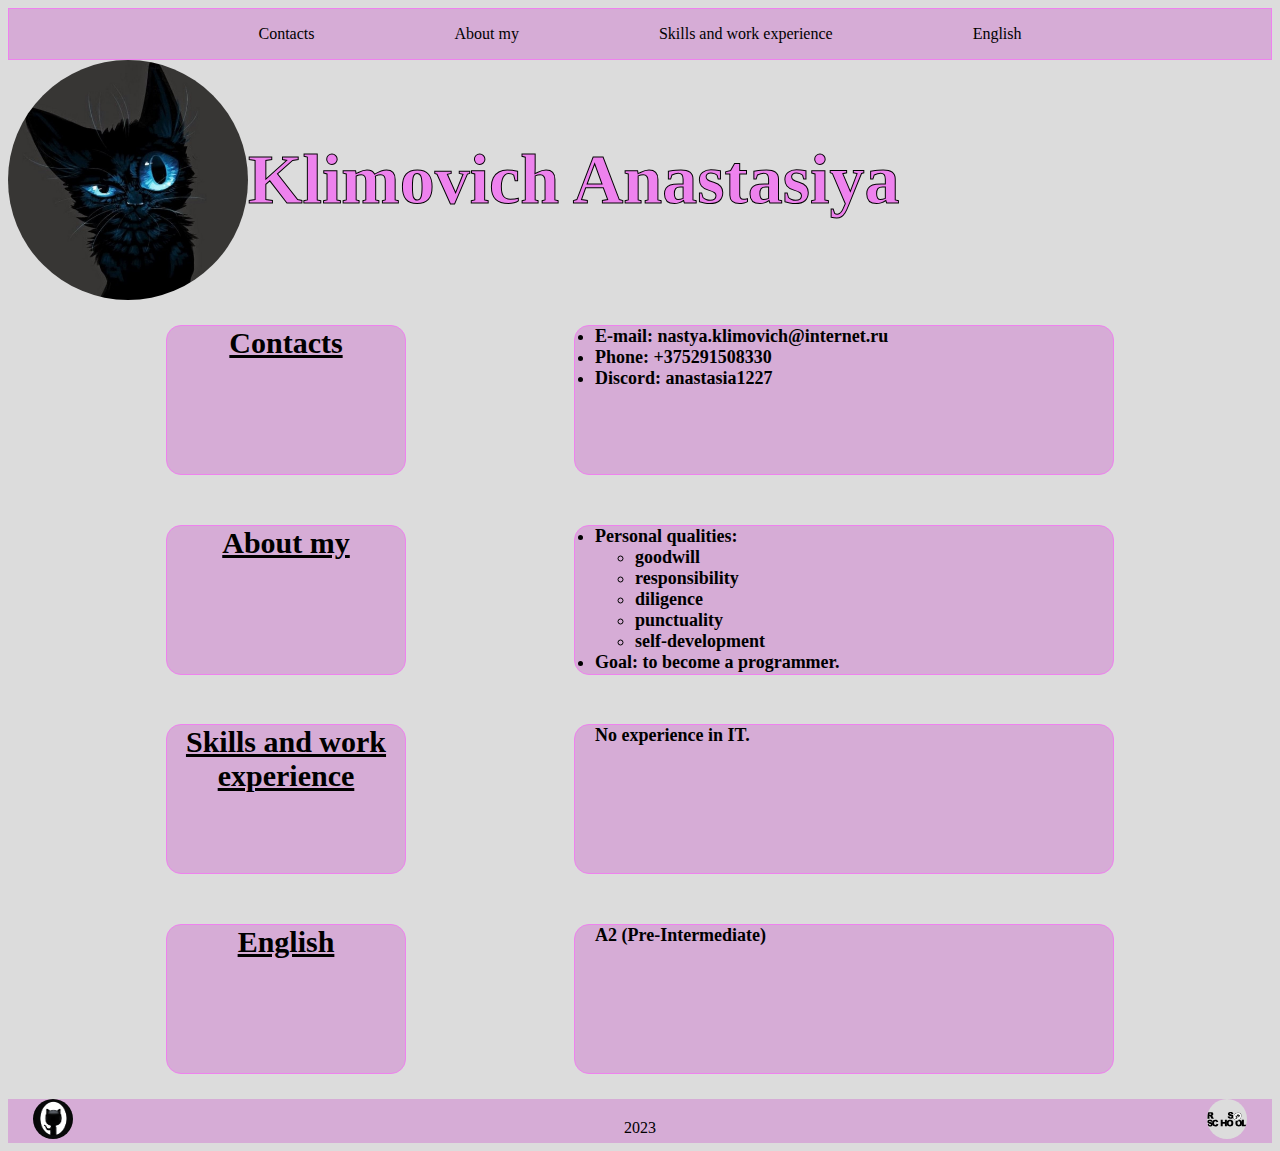
<file: index.html>
<!DOCTYPE html>
<html lang="en">

<head>
    <meta charset="UTF-8">
    <meta name="viewport" content="width=device-width, initial-scale=1.0">
    <link rel="stylesheet" href="style.css">
    <title>CV</title>
</head>

<body>
    <header>
        <div class="container">
            <nav class="nav">
                <ul class="nav-list">
                    <li class="nav-item"><a href="#contacts" class="nav-link">Contacts</a></li>
                    <li class="nav-item"><a href="#About my" class="nav-link">About my</a></li>
                    <li class="nav-item"><a href="#Skills and work experience" class="nav-link">Skills and work
                            experience</a></li>
                    <li class="nav-item"><a href="#English" class="nav-link">English</a></li>
                </ul>
            </nav>
        </div>
    </header>


    <main class="main-container">
        <div class="container">
            <section class="profile" id="profile">
                <img class="icon" src="assets/img/ava-vk-cats-76.jpg" alt="Icon">
                <h1 class="section-title-big">Klimovich Anastasiya</h1>
            </section>
            <section class="section" id="contacts">
                <h2 class="section-title">Contacts</h2>
                <ul class="section-title2">
                    <li class="section-title3">E-mail: nastya.klimovich@internet.ru</li>
                    <li class="section-title3">Phone: +375291508330</li>
                    <li class="section-title3">Discord: anastasia1227</li>
                </ul>
            </section>
            <section class="section" id="About my">
                <h2 class="section-title">About my</h2>
                <ul class="section-title2">
                    <li class="section-title3">Personal qualities:
                        <ul>
                            <li>goodwill</li>
                            <li>responsibility</li>
                            <li>diligence</li>
                            <li>punctuality</li>
                            <li>self-development</li>
                        </ul>
                    <li class="section-title3">Goal: to become a programmer.</li>
                </ul>
            </section>
            <section class="section" id="Skills and work experience">
                <h2 class="section-title">Skills and work experience</h2>
                <p class="section-title2">No experience in IT.</p>
            </section>
            <section class="section" id="English">
                <h2 class="section-title">English</h2>
                <p class="section-title2">A2 (Pre-Intermediate)</p>
            </section>
        </div>
    </main>

    <footer>
        <div class="container">
            <nav class="nav">
                <ul class="nav-list1">
                    <li><a href="https://github.com/anastasia1227" class="nav-link1" title="Github"><img class="nav-item1" src="assets\img\MTA5.png" alt="github.com"></a></li>
                    <li class="creation">2023</li>
                    <li><a href="https://rs.school" class="nav-link1" title="RS School"><img class="nav-item1" src="assets\img/rs_school_js.svg" alt="rs.school"></a></li>
                </ul>
            </nav>
        </div>
    </footer>
</body>

</html>
</file>
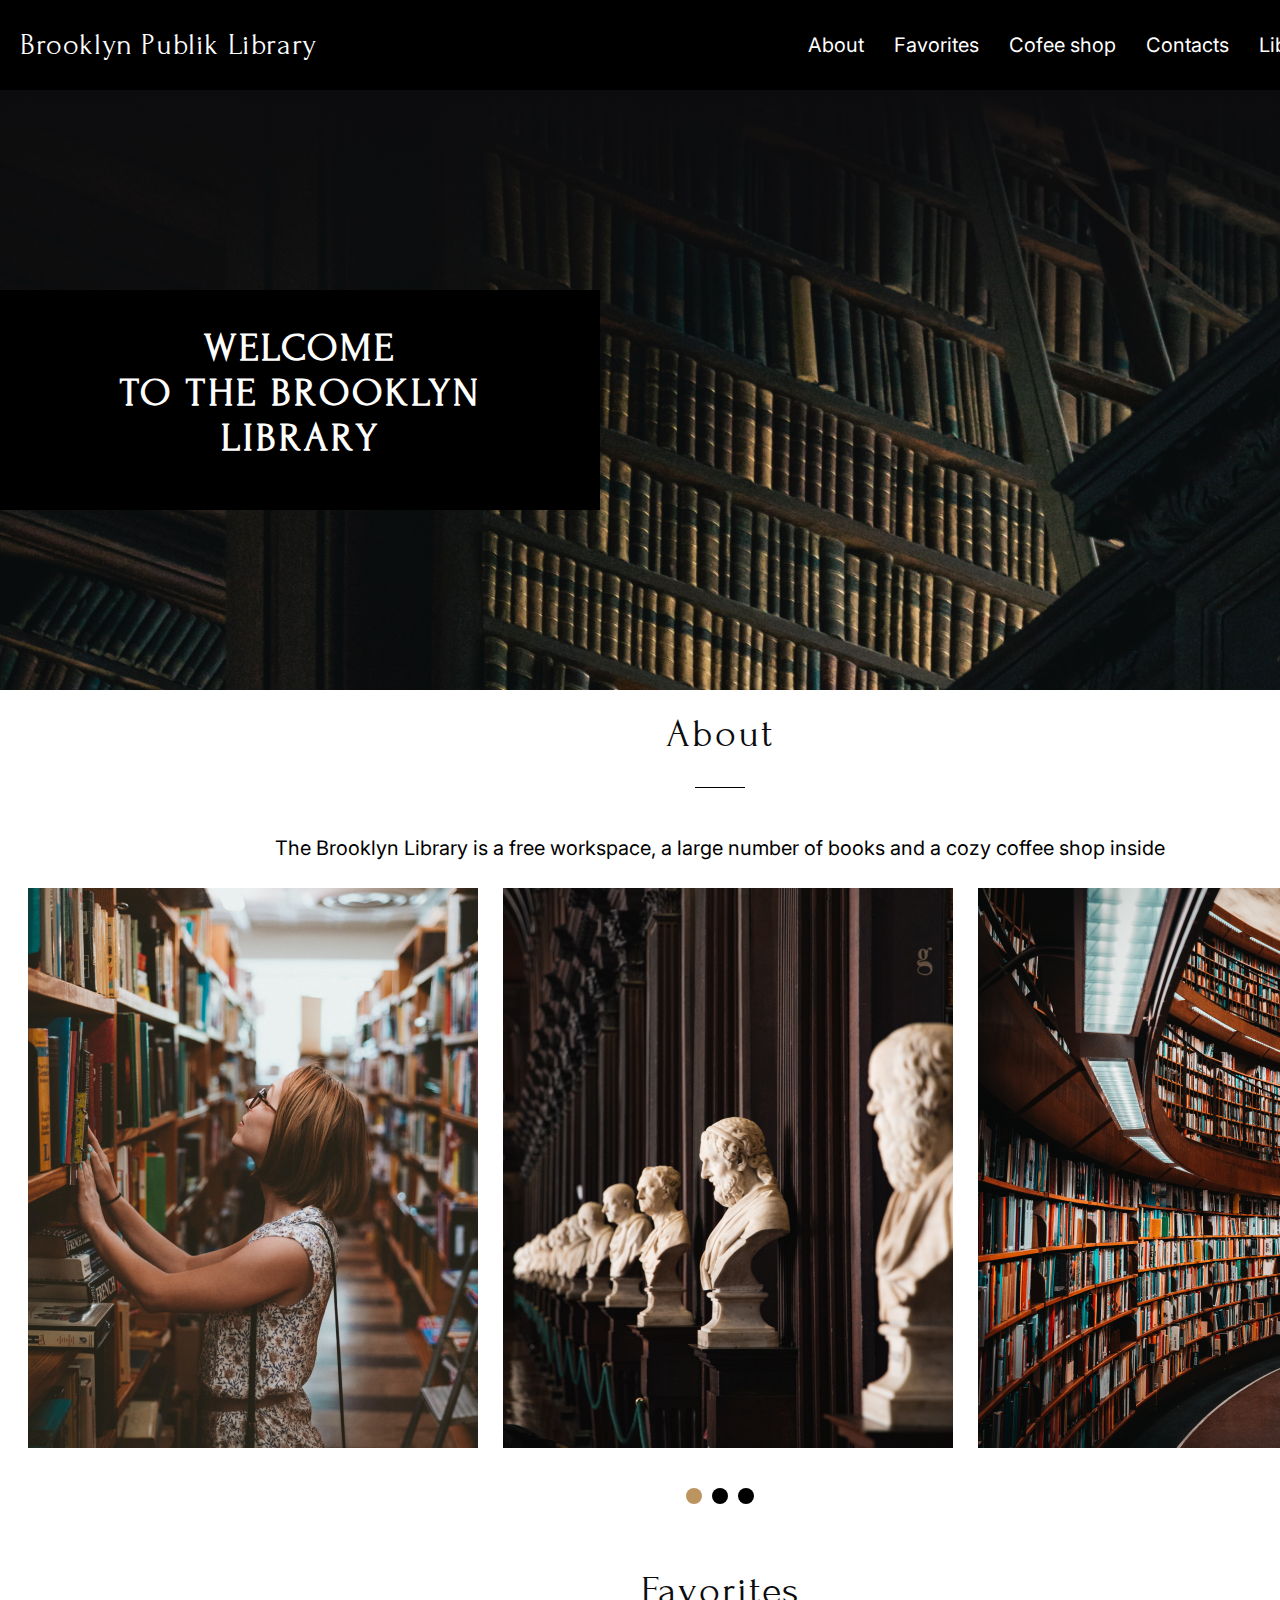
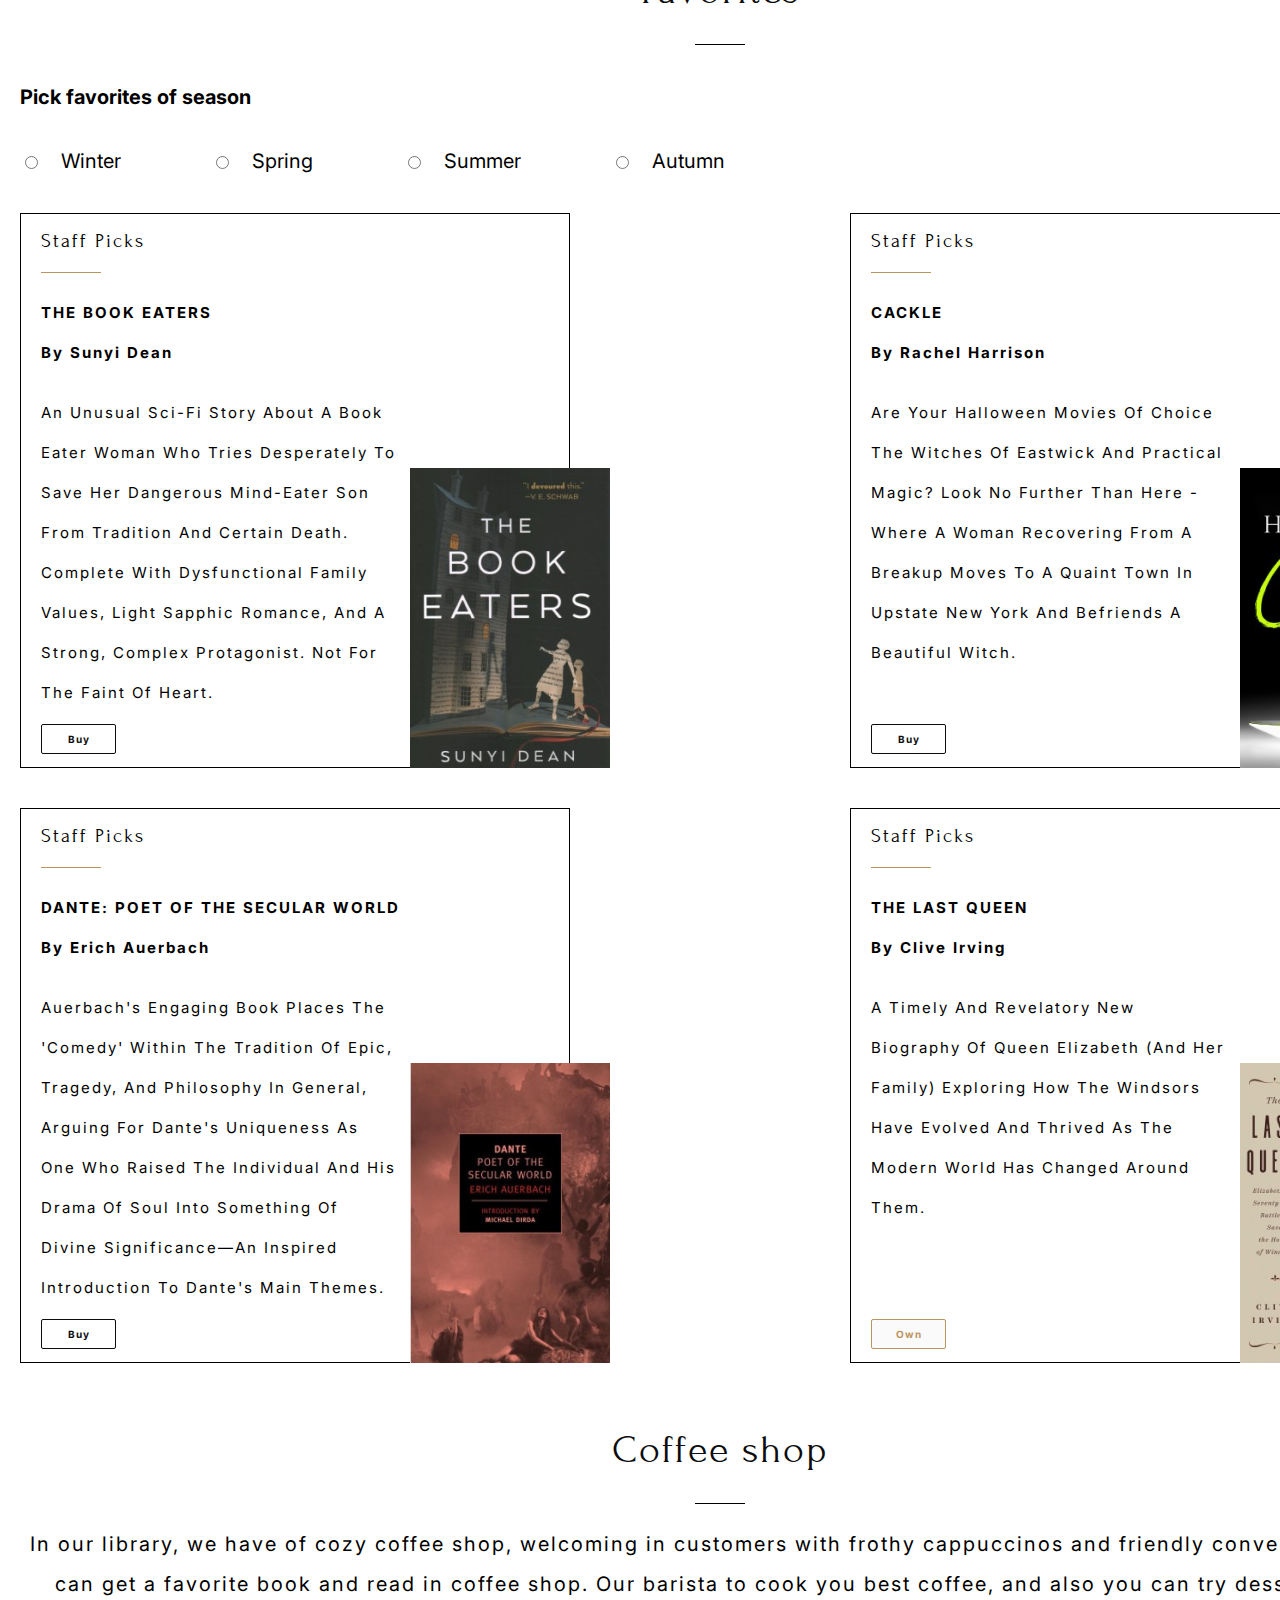
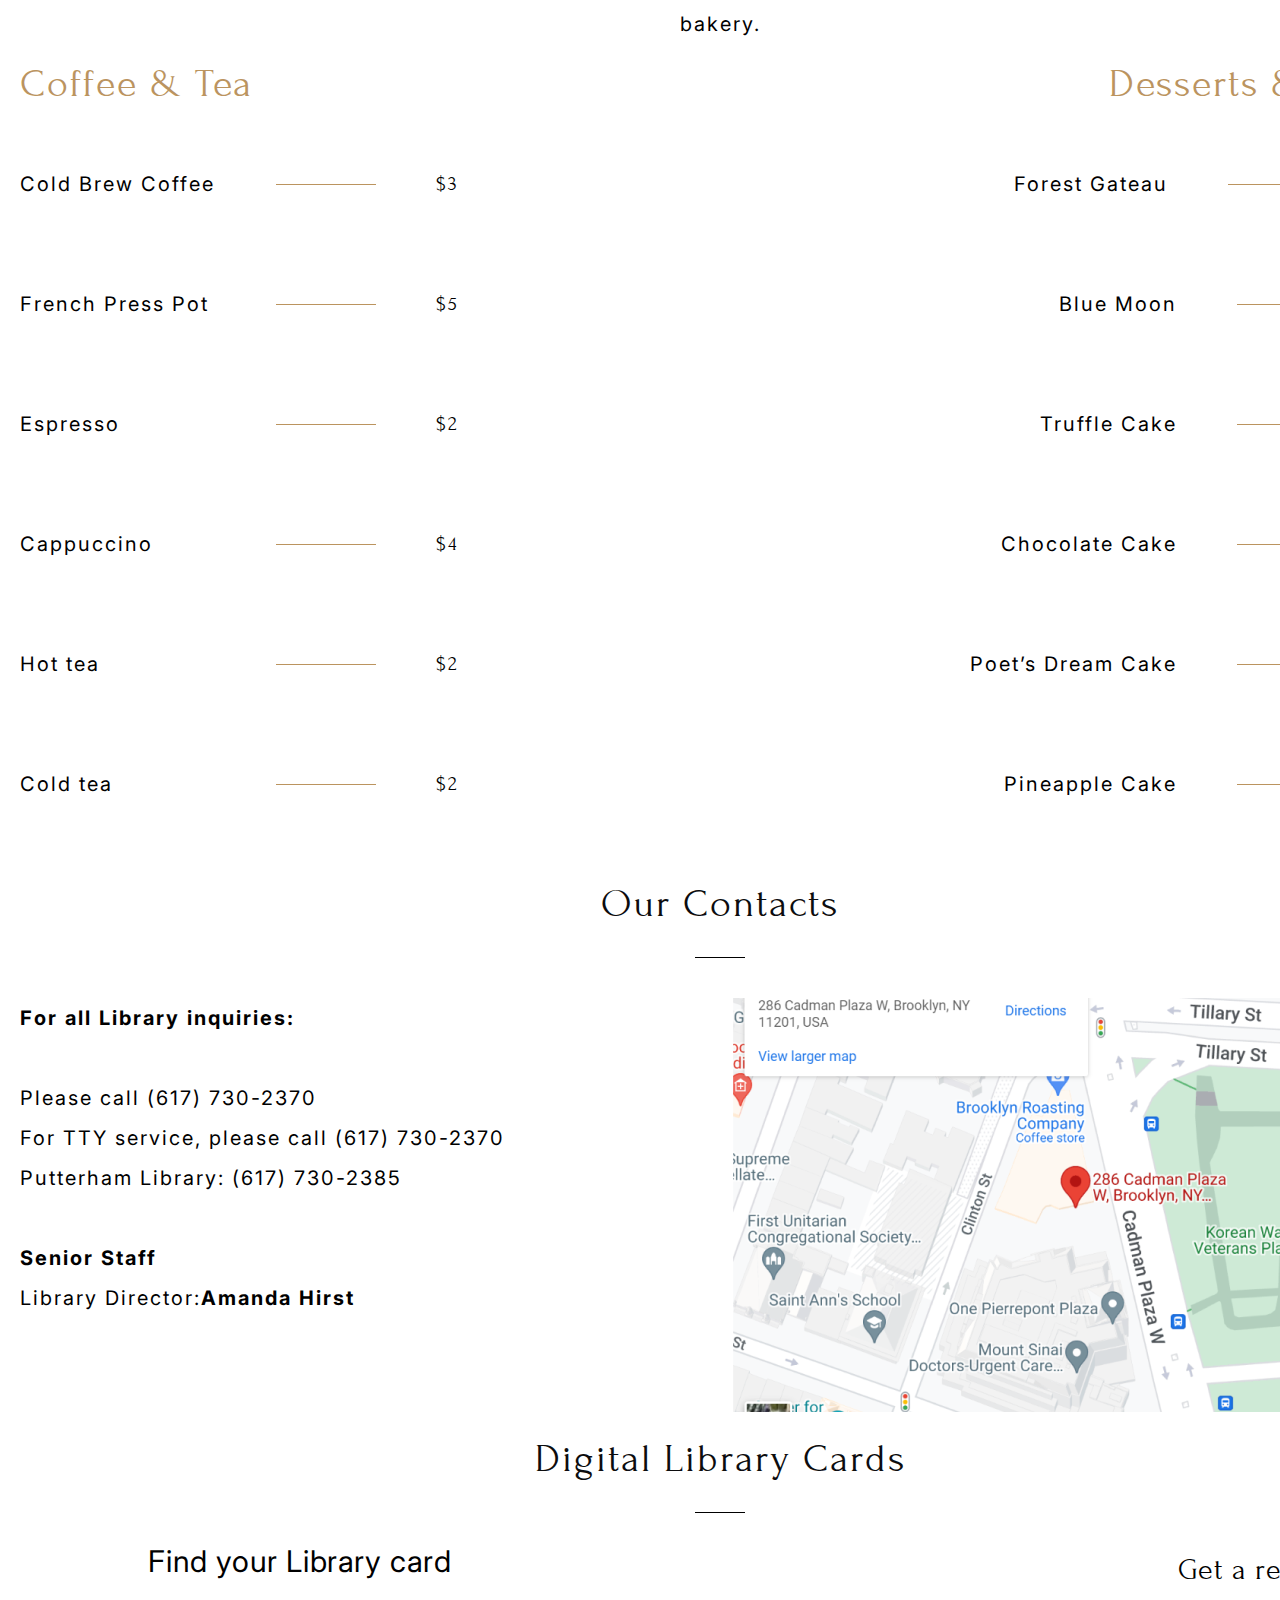
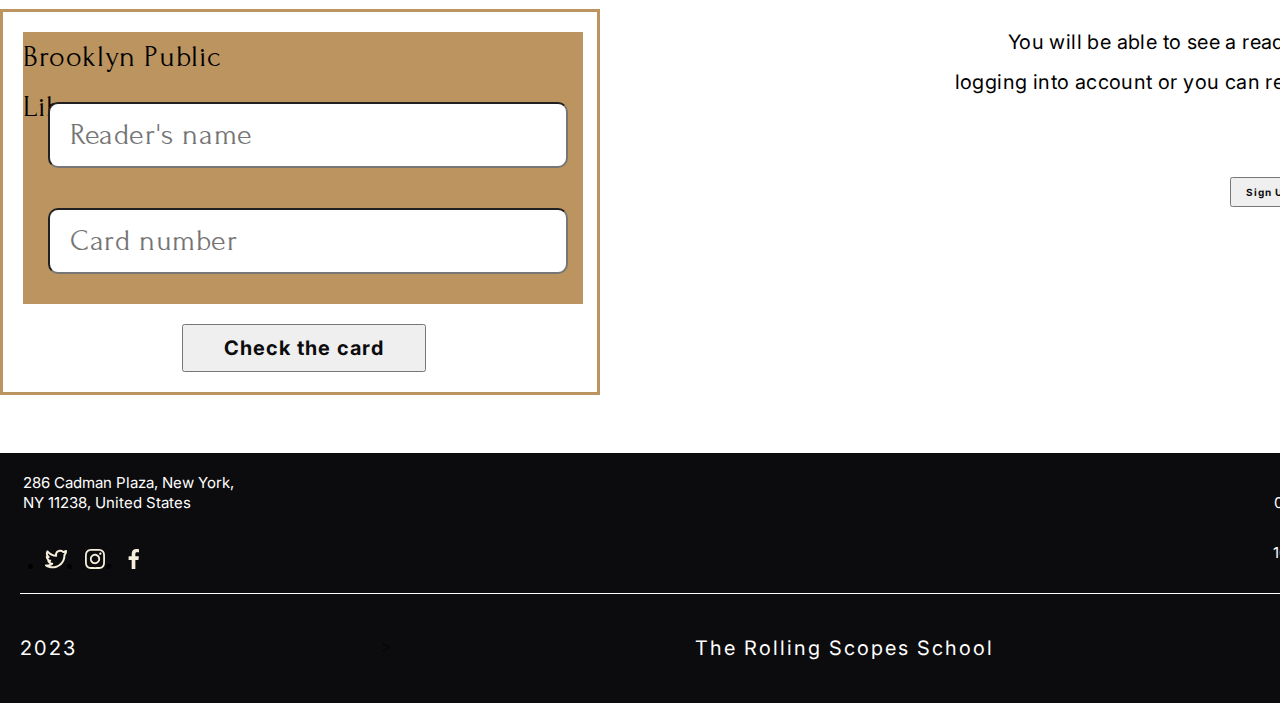
<file: library/index.html>
<!DOCTYPE html>
<html lang="en">
<head>
    <meta charset="UTF-8">
    <meta name="viewport" content="width=device-width, initial-scale=1.0">
    <link rel="stylesheet" href="style.css">
    <link rel="icon" href="assets/svg/favicon.ico">
    <title>Brooklyn Publik Library</title>
    <link rel="preconnect" href="https://fonts.googleapis.com">
    <link rel="preconnect" href="https://fonts.gstatic.com" crossorigin>
    <link href="https://fonts.googleapis.com/css2?family=Forum&display=swap" rel="stylesheet">
    <link href="https://fonts.googleapis.com/css2?family=Forum&family=Inter&display=swap" rel="stylesheet">
</head>
<body>
    <header class="container">
        <div class="header">
            <div class="brooklyn">
                <h1>Brooklyn Publik Library</h1>
            </div>
            <nav class="nav">
                <ul class="nav-list">
                    <li class="nav-item"><a href="#about" class="nav-link">About</a></li>
                    <li class="nav-item"><a href="#favorites" class="nav-link">Favorites</a></li>
                    <li class="nav-item"><a href="#cofee_shop" class="nav-link">Cofee shop</a></li>
                    <li class="nav-item"><a href="#contacts" class="nav-link">Contacts</a></li>
                    <li class="nav-item"><a href="#library_card" class="nav-link">Library card</a></li>
                </ul>
            </nav>
            <div><img class="icon_profile" src="assets/svg/icon_profile.svg" alt="Profile" width="28" height="28"></div>
        </div>
    </header>
    <main class="container">
        <div class="container1">
            <section class="welcome" id="welcome">
                <div class="gradient"></div>
                <img class="icon" src="assets/img/Welcome.png" alt="Icon" width="1440" height="600">
                <div class="wel1">
                    <h2 class="wel">WELCOME<br>TO THE BROOKLYN<br>LIBRARY</h2>
                </div>
            </section>
            <section class="about" id="about">
                <h2 class="section-title">About</h2>
                <div class="line"></div>
                <p class="text-about">The Brooklyn Library is a free workspace, a large number of books and a cozy
                    coffee shop inside</p>
                <ul class="images-items">
                    <li class="image"><img class="image1" src="assets/img/image1.png" alt="image 1"></li>
                    <li class="image"><img class="image2" src="assets/img/image2.png" alt="image 2"></li>
                    <li class="image"><img class="image3" src="assets/img/image3.png" alt="image 3"></li>
                </ul>
                <div class="carousel-pagination">
                    <button class="dot active"></button>
                    <button class="dot"></button>
                    <button class="dot"></button>
                </div>
            </section>
            <section class="favorites" id="favorites">
                <h2 class="section-title">Favorites</h2>
                <div class="line"></div>
                <p class="text-faforites">Pick favorites of season</p>
                <div class="seasons">
                    <form>
                        <label>
                            <input type="radio" name="season" value="Winter">Winter</label>
                        <label>
                            <input type="radio" name="season" value="Spring">
                            Spring
                        </label>
                        <label>
                            <input type="radio" name="season" value="Summer">
                            Summer
                        </label>
                        <label>
                            <input type="radio" name="season" value="Autumn">
                            Autumn
                        </label>
                    </form>
                </div>
                <div class="favorites-items">
                    <div class="book">
                        <h3>Staff Picks</h3>
                        <div class="line2"></div>
                        <p class="book-tytle">THE BOOK EATERS<br>By Sunyi Dean</p>
                        <p class="text">An unusual sci-fi story about a book eater woman who tries desperately to save
                            her dangerous mind-eater son from tradition and certain death. Complete with dysfunctional
                            family values, light Sapphic romance, and a strong, complex protagonist. Not for the faint
                            of heart.</p>
                        <button class="buy">Buy</button>
                        <img class="pictures" src="assets/img/book.png" alt="Pictures" width="200" height="300">
                    </div>
                    <div class="book">
                        <h3>Staff Picks</h3>
                        <div class="line2"></div>
                        <p class="book-tytle">CACKLE<br>By Rachel Harrison</p>
                        <p class="text">Are your Halloween movies of choice The Witches of Eastwick and Practical Magic?
                            Look no further than here - where a woman recovering from a breakup moves to a quaint town
                            in upstate New York and befriends a beautiful witch.</p>
                        <button class="buy">Buy</button>
                        <img class="pictures" src="assets/img/book1.png " alt="Pictures" width="200" height="300">
                    </div>
                    <div class="book">
                        <h3>Staff Picks</h3>
                        <div class="line2"></div>
                        <p class="book-tytle">DANTE: POET OF THE SECULAR WORLD<br> By Erich Auerbach</p>
                        <p class="text">Auerbach's engaging book places the 'Comedy' within the tradition of epic,
                            tragedy, and philosophy in general, arguing for Dante's uniqueness as one who raised the
                            individual and his drama of soul into something of divine significance—an inspired
                            introduction to Dante's main themes.</p>
                        <button class="buy">Buy</button>
                        <img class="pictures" src="assets/img/book2.png" alt="Pictures" width="200" height="300">
                    </div>
                    <div class="book">
                        <h3>Staff Picks</h3>
                        <div class="line2"></div>
                        <p class="book-tytle">THE LAST QUEEN<br> By Clive Irving</p>
                        <p class="text">A timely and revelatory new biography of Queen Elizabeth (and her family)
                            exploring how the Windsors have evolved and thrived as the modern world has changed around
                            them.</p>
                        <button disabled class="own">Own</button>
                        <img class="pictures" src="assets/img/book3.png" alt="Pictures" width="200" height="300">
                    </div>

                </div>
            </section>
            <section class="coffee-shop" id="coffee-shop">
                <h2 class="section-title">Coffee shop</h2>
                <div class="coffee-shop1">
                <div class="line"></div>
                <p class="text-coffee">In our library, we have of cozy coffee shop, welcoming in customers with frothy
                    cappuccinos and friendly conversation.
                    You can get a favorite book and read in coffee shop. Our barista to cook you best coffee, and also
                    you can try desserts from bakery.</p>
                <div class="menu">
                    <div class="coffee-tea">
                        <div class="tytle-menu">Coffee & Tea</div>
                        <div class="tytle-menu-item">
                            <div class="drink">Cold Brew Coffee</div>
                            <div class="line1"></div>
                            <p class="right-column">$3</p>
                        </div>
                        <div class="tytle-menu-item">
                            <div class="drink">French Press Pot</div>
                            <div class="line1"></div>
                            <p class="right-column">$5</p>
                        </div>
                        <div class="tytle-menu-item">
                            <div class="drink">Espresso</div>
                            <div class="line1"></div>
                            <p class="right-column">$2</p>
                        </div>
                        <div class="tytle-menu-item">
                            <div class="drink">Cappuccino</div>
                            <div class="line1"></div>
                            <p class="right-column">$4</p>
                        </div>
                        <div class="tytle-menu-item">
                            <div class="drink">Hot tea</div>
                            <div class="line1"></div>
                            <p class="right-column">$2</p>
                        </div>
                        <div class="tytle-menu-item">
                            <div class="drink">Cold tea</div>
                            <div class="line1"></div>
                            <p class="right-column">$2</p>
                        </div>
                    </div>
                    <div class="desserts-cakes">
                        <div class="tytle-menu">Desserts & Cakes</div>
                        <div class="tytle-menu-item1">
                            <p class="left-column">Forest Gateau</p>
                            <div class="line1"></div>
                            <p class="right-column">$16</p>
                        </div>
                        <div class="tytle-menu-item1">
                            <p class="left-column">Blue Moon</p>
                            <div class="line1"></div>
                            <p>$16</p>
                        </div>
                        <div class="tytle-menu-item1">
                            <p class="left-column">Truffle Cake</p>
                            <div class="line1"></div>
                            <p>$15</p>
                        </div>
                        <div class="tytle-menu-item1">
                            <p class="left-column">Chocolate Cake</p>
                            <div class="line1"></div>
                            <p>$18</p>
                        </div>
                        <div class="tytle-menu-item1">
                            <p class="left-column">Poet’s Dream Cake</p>
                            <div class="line1"></div>
                            <p>$16</p>
                        </div>
                        <div class="tytle-menu-item1">
                            <p class="left-column">Pineapple Cake
                            </p>
                            <div class="line1"></div>
                            <p>$14</p>
                        </div>
                    </div>
                </div>
                </div>
            </section>
            <section class="contacts" id="contacts">
                <h2 class="section-title">Our Contacts</h2>
                <div class="contacts1">
                <div class="line"></div>
                <div class="contacts-info">
                    <div class="text-info">
                        <div class="info-item1">For all Library inquiries:</div>
                        <div class="info-item2">Please call <a href="tel:(617)730-2370">(617) 730-2370</a>
                            <br> For TTY service, please call <a href="tel:(617)730-2370">(617) 730-2370</a><br>
                            Putterham Library: <a href="tel:(617)730-2385">(617) 730-2385</a>
                        </div>
                        <div class="info-item3">Senior Staff</div>
                        <div class="info-item4">Library Director:<a href="mailto:AmandaHirst@gmail.com">Amanda Hirst</a>
                        </div>
                    </div>
                    <img class="map" src="assets/img/Rectangle4.png" alt="Map" width="696" height="414">
                </div>
                </div>
            </section>
            <section class="library-card" id="library-card">
                <h2 class="section-title">Digital Library Cards</h2>
                <div class="line"></div>
                <div class="big-block">
                    <form action="page" class="page">
                        <div class="text-find">
                            <p>Find your Library card</p>
                        </div>
                        <div class="find">
                            <div class="find1">
                                <div class="bpl">Brooklyn Public Library</div>

                                <label></label>
                                <input type="text" placeholder="Reader's name" name="name1" required>

                                <label></label>
                                <input type="text" placeholder="Card number" name="number1" required>
                            </div>
                            <button type="submit" class="check">Check the card</button>
                        </div>
                    </form>
                    <div class="get-card">
                        <div class="block1">Get a reader card</div>
                        <div class="block2">You will be able to see a reader card after logging into account or you can
                            register a new account</div>
                        <div class="block3">
                            <button class="sign-log">Sign Up</button>
                            <button class="sign-log">Log In</button>
                        </div>
                    </div>
                </div>
            </section>
        </div>
    </main>
    <footer class="container">
        <div class="container-footer">
            <div class="footer-line">
                <div class="footer-line1">
                    <div class="address"><a
                            href="https://www.google.by/maps/place/286+Cadman+Plaza+W,+Brooklyn,+NY+11201,+США/@40.6956458,-73.9912976,17z/data=!3m1!4b1!4m10!1m2!2m1!1s286+Cadman+Plaza,+New+York,+NY+11238!3m6!1s0x89c25a49b649b8c3:0x6342a2291cea2e!8m2!3d40.6956458!4d-73.9912976!15sCiQyODYgQ2FkbWFuIFBsYXphLCBOZXcgWW9yaywgTlkgMTEyMziSAQpzdWJwcmVtaXNl4AEA!16s%2Fg%2F11s2lgz8ns?entry=ttu"
                            class="address" title="Map">286 Cadman Plaza, New York, NY 11238, United States</a></div>
                    <div class="time">Mon - Fri<br>08:00 am - 07:00 pm</div>
                </div>
                <div class="footer-line2">
                    <div class="social-network">
                        <ul class="social">
                            <li class="social1"><a href="https://twitter.com" class="twit" title="Twitter"><img
                                        class="twitter-icon" src="assets/svg/u_twitter-alt.svg" alt="Twitter"></a></li>
                            <li class="social2"><a href="https://www.instagram.com/yimbygram/" class="insta"
                                    title="Instagram"><img class="instagram-icon" src="assets/svg/u_instagram.svg"
                                        alt="Instagram"></a></li>
                            <li class="social3"><a href="https://www.facebook.com/YIMBYFB" class="face"
                                    title="facebook"><img class="facebook-icon" src="assets/svg/u_facebook-f.svg"
                                        alt="Facebook"></a></li>
                        </ul>
                    </div>
                    <div class="time2">Sat - Sun<br> 10:00 am - 06:00 pm</div>
                </div>
            </div>
            <div class="footer-line3"></div>
            <div class="footer-line4">
                <div class="year">2023</div>>
                <div class="school"><a href="https://rs.school/js-stage0/" class="school" title="rrs">The Rolling
                        Scopes School</a></div>
                <div class="git"><a href="https://github.com/anastasia1227" class="git" title="Github">Anastasiya</a></div>
            </div>
        </div>
    </footer>
    <script src ="index.js"></script>
</body>
</html>
</file>
<file: style.css>
* {
    box-sizing: border-box;
    background-color: #DCDCDC;
    /*border: 1px solid red;*/
}

.container {
    max-width: 1440px;
    margin: 0;
}

.body {
    min-height: 100vh;
    margin: 0;
    padding: 0;
    display: flex;
    flex-direction: column;
    justify-content: space-between;
}

.nav-list {
    display: flex;
    align-items: center;
    justify-content: center;
    list-style: none;
    margin: 0;
    padding: 0;
    border: 1px solid #EE82EE;
}

.nav-link {
    color: black;
    margin-left: auto;
    margin-right: auto;
    padding: 0 70px;
    line-height: 50px;
    transition: .3s;
}

html {
    scroll-behavior: smooth;
}

.nav-item a {
    background-color: #d6acd6;
    text-decoration: none;
    transition: color 0.5s;
}

.profile {
    display: flex;
    align-items: center;
}

.section-title-big {
    color: #EE82EE;
    font-size: 70px;
    font-family: Verdana;
    -webkit-text-stroke: 1px black;
}

.icon {
    width: 240px;
    height: 240px;
    border-radius: 50%;
}

.section {
    display: flex;
    align-items: center;
    width: 100%;
}

@media (max-width: 768px) {
    .section {
        width: 100%;
    }
}

.section-title {
    color: black;
    font-size: 30px;
    text-decoration: underline;
    text-align: center;
    border: 1px solid #EE82EE;
    border-radius: 15px;
    width: 240px;
    height: 150px;
    margin-left: auto;
    margin-right: auto;
    background-color: #d6acd6;
    font-family: Times New Roman;
}

.section-title2 {
    width: 540px;
    height: 150px;
    margin-left: 10px;
    margin-right: auto;
    background-color: #d6acd6;
    border: 1px solid #EE82EE;
    border-radius: 15px;
    font-weight: bold;
    font-size: 18px;
    padding-left: 20px;
}

.section-title3 {
    width: 95%;
}


.nav-item1 {
    width: 40px;
    height: 40px;
    border-radius: 50%;
}

.creation {
    padding-top: 13px;
}

ul,
li {
    background-color: #d6acd6;
}

.nav-list1 {
    display: flex;
    align-items: center;
    justify-content: space-between;
    color: black;
    background-color: #d6acd6;
    list-style: none;
    margin: 0;
    padding: 0;
    padding-left: 25px;
    padding-right: 25px;
}

.nav-link1 {
    text-decoration: none;
    color: black;
    background-color: #d6acd6;
}
</file>
<file: library/style.css>
* {
    box-sizing: border-box;
    /*border: 1px solid red;*/
}

html,
body {
    scroll-behavior: smooth;
    margin: 0;
}

.container {
    max-width: 1440px;
    margin: 0 auto;
}

.body {
    padding: 0;
    display: flex;
    flex-direction: column;
    justify-content: space-between;
}

.header {
    height: 90px;
    width: 1440px;
    display: flex;
    color: #FFFFFF;
    background-color: black;
}

.brooklyn {
    width: 294px;
    height: 50px;
    margin: 20px 0 20px 20px;
}

h1 {
    font-size: 30px;
    font-weight: 400;
    background-color: black;
    letter-spacing: 0.6px;
    line-height: 50px;
    color: #FFFFFF;
    margin: 0;
    padding: 0;
    white-space: nowrap;
    font-family: 'Forum';
}


.nav-list {
    display: flex;
    list-style: none;
    gap: 30px;
    height: 50px;
    margin: 20px 40px 20px 454px;
    text-align: center;
    width: 584px;
    font-size: 20px;
    font-family: Inter;
    white-space: nowrap;
}

.nav-link {
    display: flex;
    align-items: center;
    justify-content: center;
    text-decoration: none;
    color: #FFFFFF;
    width: auto;
    cursor: pointer;
}

.nav-item {
    display: flex;
    height: 100%;
    vertical-align: middle;
}

.icon_profile {
    margin-top: 31px;
    margin-right: 20px;
}

.welcome {
    width: 1440px;
}
.wel1 {
    position: absolute;
    top: 290px;
    width: 600px;
    height: 220px;
    background-color: black;
}

.wel {
    width: 520px;
    height: 150px;
    color: #FFFFFF;
    background-color: black;
    font-size: 40px;
    text-align: center;
    font-family: 'Forum';
    margin: 35px 40px;
    letter-spacing: 3px;
}

.gradient {
    position: absolute;
    width: 1440px;
    height: 300px;
    top: 90px;
    background: linear-gradient(180deg, #0C0C0E 0%, #0C0C0E 0.01%, rgba(18, 18, 21, 0.10) 100%);
}

.section-title {
    color: #0C0C0E;
    font-family: Forum;
    font-size: 40px;
    font-style: normal;
    font-weight: 400;
    line-height: 40px;
    letter-spacing: 2px;
    text-align: center;
    margin-top: 0;
}

.line {
    background-color: black;
    width: 50px;
    height: 1px;
    margin: auto;
}

.about {
    width: 1440px;
    height: 837px;
    margin-top: 20px;
}

.text-about {
    color: #000;
    text-align: center;
    font-family: Inter;
    font-size: 20px;
    font-style: normal;
    font-weight: 400;
    line-height: 40px;
    margin-top: 40px;
}

.images-items {
    display: flex;
    margin-top: 20px;
    list-style: none;
    justify-content: center;
}

.image {
    width: 450px;
    height: 560px;
    margin-right: 25px;
}

.carousel-pagination {
    display: flex;
    margin: 40px 686px;
    width: 68px;
    height: 16px;
    gap: 10px;
}

.dot.active {
    background-color: #BB945F;
}

.dot {
    width: 16px;
    height: 16px;
    border-radius: 50%;
    padding: 5px;
    background-color: black;
    cursor: pointer;
    border: none;
}

span:last-child {
    margin-right: 0;
}


.favorites {
    width: 1440px;
    height: 1439px;
    margin-top: 20px;
}

.text-faforites {
    width: 234px;
    height: 24px;
    color: #000;
    font-family: Inter;
    font-size: 20px;
    font-style: normal;
    font-weight: 700;
    line-height: normal;
    margin-top: 40px;
    margin-left: 20px;
}

.seasons {
    height: 24px;
    width: 700px;
    margin-top: 40px;
    margin-left: 20px;
}

.seasons form {
    display: flex;
    align-items: center;
    gap: 90px;
}

.seasons label {
    display: inline-flex;
    align-items: center;
    gap: 20px;
    font-family: Inter;
    font-size: 20px;
}

.favorites-items {
    display: inline-flex;
    flex-wrap: wrap;
    gap: 260px;
    row-gap: 0;
}

.book {
    position: relative;
    width: 550px;
    height: 555px;
    background-color: #FFF;
    border: 1px solid #000;
    margin: 40px 0 0 20px;
}

h3 {
    color: #000;
    font-family: Forum;
    font-size: 20px;
    letter-spacing: 2px;
    font-weight: 400;
    margin: 15px 0 0 20px;
}

.line2 {
    width: 60px;
    height: 1px;
    background: #BB945F;
    margin-left: 20px;
    margin-top: 20px;
}

.book-tytle {
    color: #000;
    font-family: Inter;
    font-size: 15px;
    font-style: normal;
    font-weight: 700;
    line-height: 40px;
    letter-spacing: 2px;
    margin: 20px 0 0 20px;
}

.text {
    width: 355px;
    height: 320px;
    color: #000;
    font-family: Inter;
    font-size: 15px;
    font-style: normal;
    font-weight: 400;
    line-height: 40px;
    letter-spacing: 2px;
    text-transform: capitalize;
    margin: 20px 0 0 20px;
}

.buy {
    position: absolute;
    width: 75px;
    height: 30px;
    border-radius: 2px;
    border: 1px solid #0C0C0E;
    background-color: #FFFFFF;
    margin: 0;
    top: 510px;
    left: 20px;
    color: #0C0C0E;
    text-align: center;
    font-family: Inter;
    font-size: 10px;
    font-style: normal;
    font-weight: 700;
    line-height: normal;
    letter-spacing: 1px;
    cursor: pointer;
}

.own {
    position: absolute;
    width: 75px;
    height: 30px;
    border-radius: 2px;
    border: 1px solid #BB945F;
    margin: 0;
    top: 510px;
    left: 20px;
    color: #BB945F;
    text-align: center;
    font-family: Inter;
    font-size: 10px;
    font-style: normal;
    font-weight: 700;
    line-height: normal;
    letter-spacing: 1px;
}

button:hover {
    border-radius: 2px;
    border: 1px solid #BB945F;
    background: #BB945F;
    transition: 2s;
}

button:disabled {
    pointer-events: none;
}

.pictures {
    position: absolute;
    left: 389px;
    top: 254px;
}

.coffee-shop {
    display: flex;
    width: 1440px;
    padding: 20px 20px 40px 20px;
    flex-direction: column;
    align-items: center;
}

.coffe-shop1 {
    display: flex;
    gap: 40px;
}

.text-coffee {
    color: #000;
    text-align: center;
    font-family: Inter;
    font-size: 20px;
    font-style: normal;
    font-weight: 400;
    line-height: 40px;
    letter-spacing: 2px;
}

.tytle-menu {
    color: #BB945F;
    font-family: Forum;
    font-size: 40px;
    font-style: normal;
    font-weight: 400;
    line-height: 40px;
    letter-spacing: 2px;
}

.coffee-tea {
    width: auto 438px;
    height: auto 520px;
    display: inline-flex;
    flex-direction: column;
    justify-content: center;
    align-items: flex-start;
    gap: 40px;
}

.line1 {
    width: 100px;
    height: 1px;
    background: #BB945F;
}

.tytle-menu-item {
    display: flex;
    justify-content: center;
    align-items: center;
    gap: 60px;
}

.desserts-cakes {
    display: flex;
    width: 482px;
    flex-direction: column;
    justify-content: center;
    align-items: flex-end;
    gap: 40px;
}

.tytle-menu-item1 {
    display: flex;
    justify-content: flex-end;
    align-items: center;
    gap: 60px;
}

.left-column {
    color: #000;
    font-family: Inter;
    font-size: 20px;
    font-style: normal;
    font-weight: 400;
    line-height: 40px;
    letter-spacing: 2px;
}

.right-column {
    color: #000;
    font-family: Forum;
    font-size: 20px;
    font-style: normal;
    font-weight: 400;
    line-height: 40px;
    letter-spacing: 2px;
}

.drink {
    width: 196px;
    height: 40px;
    white-space: nowrap;
    color: #000;
    font-family: Inter;
    font-size: 20px;
    font-style: normal;
    font-weight: 400;
    line-height: 40px;
    letter-spacing: 2px;
}

.menu {
    display: flex;
    gap: 480px;
}

.contacts {
    display: flex;
    width: 1440px;
    height: 575px;
    padding: 20px 20px 40px 20px;
    flex-direction: column;
}

.contacts1 {
    display: flex;
    gap: 40px;
    flex-direction: column;
}


.info-item1 {
    color: #000;
    font-family: Inter;
    font-size: 20px;
    font-style: normal;
    font-weight: 700;
    line-height: 40px;
    letter-spacing: 2px;
    margin-bottom: 40px;
}

.info-item2 {
    color: #000;
    font-family: Inter;
    font-size: 20px;
    font-style: normal;
    font-weight: 400;
    line-height: 40px;
    letter-spacing: 2px;

}

.info-item2 a {
    color: #000;
    font-family: Inter;
    font-size: 20px;
    font-style: normal;
    font-weight: 400;
    line-height: 40px;
    letter-spacing: 2px;
    gap: 20px;
    text-decoration: none;
    white-space: nowrap;
    display: inline;
}
 
.contacts-info {
    display: flex;
    gap: 201px;
    margin-top: 0;
}

.text-info {
    flex-direction: column;
    display: inline-block;
    white-space: nowrap;
    width: 543px;
    height: 400px;
    align-items: flex-start;
    justify-content: center;
    white-space: nowrap;
}

.info-item3 {
    color: #000;
    font-family: Inter;
    font-size: 20px;
    font-style: normal;
    font-weight: 700;
    line-height: 40px;
    letter-spacing: 2px;
    margin-top: 40px;
}


.info-item4 {
    color: #000;
    text-align: center;
    font-family: Inter;
    font-size: 20px;
    font-style: normal;
    font-weight: 400;
    line-height: 40px;
    letter-spacing: 2px;
    white-space: nowrap;
    text-align: start;
}

.info-item4 a {
    color: #000;
    font-family: Inter;
    font-size: 20px;
    font-style: normal;
    font-weight: 700;
    line-height: 40px;
    letter-spacing: 2px;
    display: inline;
    text-decoration: none;
    white-space: nowrap;
}

.library-card {
    width: 1440px;
    height: 614px;
}

.big-block {
    display: inline-flex;
    gap: 344px;
}

.page {
    display: inline-flex;
    flex-direction: column;
}

.text-find {
    text-align: center;
    color: #000;
    font-family: Inter;
    font-size: 30px;
    font-style: normal;
    font-weight: 400;
    line-height: normal;
    letter-spacing: 0.6px;
}

.find {
    width: 600px;
    height: 386px;
    border: 3px solid #BB945F;
    background: #FFF;
}

.bpl {
    color: #000;
    font-family: Forum;
    font-size: 30px;
    font-style: normal;
    font-weight: 400;
    line-height: 50px;
    letter-spacing: 0.6px;
    width: 294px;
    height: 50px;
    margin-top: 20px;

}

.find1 {
    width: 560px;
    height: 272px;
    background: #BB945F;
    margin: 20px;


}

input[type=text],
input[type=number] {
    width: 520px;
    height: 66px;
    display: inline-block;
    border-radius: 10px;
    background: #FFF;
    vertical-align: middle;
    padding: 8px 303px 8px 20px;
    margin: 20px 25px;
    color: #BB945F;
    font-family: Forum;
    font-size: 30px;
    font-style: normal;
    font-weight: 400;
    line-height: 50px;

    letter-spacing: 0.6px;

}


input[type=text]:focus,
input[type=number]:focus {
    color: #8E8E8E;
    font-family: Forum;
    font-size: 30px;
    font-style: normal;
    font-weight: 400;
    line-height: 50px;
    letter-spacing: 0.6px;


}

.check button {
    display: inline-flex;
    border-radius: 2px;
    border: 1px solid #0C0C0E;
}

.check {
    padding: 10px 40px;
    margin-bottom: 30px;
    margin-left: 179px;
    color: #0C0C0E;
    text-align: center;
    font-family: Inter;
    font-size: 20px;
    font-style: normal;
    font-weight: 700;
    line-height: normal;
    letter-spacing: 1px;
    cursor: pointer;

}

.get-card {
    margin-top: 40px;
    display: flex;
    width: 456px;
    flex-direction: column;
    gap: 35px;
    margin-right: 20px;
}

.block1 {
    color: #000;
    text-align: right;
    font-family: Forum;
    font-size: 30px;
    font-style: normal;
    font-weight: 400;
    line-height: normal;
    letter-spacing: 0.6px;
}

.block2 {
    color: #000;
    text-align: right;
    font-family: Inter;
    font-size: 20px;
    font-style: normal;
    font-weight: 400;
    line-height: 40px;
    letter-spacing: 0.4px;
}

.block3 {
    display: flex;
    flex-wrap: nowrap;
    justify-content: flex-end;
    gap: 20px;
}

.sign-log button {
    display: flex;
    flex-wrap: nowrap;
    justify-content: flex-end;
    border-radius: 2px;
    border: 1px solid #0C0C0E;

}

.sign-log {
    width: 75px;
    height: 30px;
    color: #0C0C0E;
    text-align: center;
    font-family: Inter;
    font-size: 10px;
    font-style: normal;
    font-weight: 700;
    line-height: normal;
    letter-spacing: 1px;
    cursor: pointer;
}


.container-footer {
    width: 1440px;
    height: 250px;
    background: #0C0C0E;
    padding-top: 20px;
}

.footer-line {
    display: flex;
    width: 1400px;
    height: 90px;
    flex-direction: column;
    justify-content: center;
    align-items: center;
    gap: 10px;
    margin: 0 20px 30px 20px;
}

.footer-line1 {
    display: flex;
    height: 40px;
    justify-content: center;
    align-items: flex-start;
    gap: 1022px;
}

.address {
    width: 229px;
    text-decoration: none;
    color: #FFF;
    font-family: Inter;
    font-size: 15px;
    font-style: normal;
    font-weight: 400;
    line-height: 20px;
}

.time {
    color: #FFF;
    text-align: right;
    font-family: Inter;
    font-size: 15px;
    font-style: normal;
    font-weight: 400;
    line-height: 20px;
}

.footer-line2 {
    display: flex;
    justify-content: center;
    align-items: center;
    gap: 1147px;
}

.social-network {
    display: flex;
    width: 102px;
    height: 24px;
    justify-content: center;
    align-items: flex-start;
}

.social {
    display: flex;
    gap: 15px;
}

.time2 {
    color: #FFF;
    text-align: right;
    font-family: Inter;
    font-size: 15px;
    font-style: normal;
    font-weight: 400;
    line-height: 20px;
}

.footer-line3 {
    width: 1400px;
    height: 1px;
    background: #FFF;
    margin: 0 20px;
}

.footer-line4 {
    display: flex;
    align-items: center;
    justify-content: space-between;
    height: 20px;
    background: #0C0C0E;
    margin: 44px 20px;
}

.year {
    color: #FFF;
    text-align: center;
    font-family: Inter;
    font-size: 20px;
    font-style: normal;
    font-weight: 400;
    line-height: 20px;
    letter-spacing: 2px;
}

.school {
    display: flex;
    text-decoration: none;
    color: #FFF;
    text-align: center;
    font-family: Inter;
    font-size: 20px;
    font-style: normal;
    font-weight: 400;
    line-height: 20px;
    letter-spacing: 2px;
}

.git {
    display: flex;
    color: #FFF;
    text-align: center;
    text-decoration: none;
    font-family: Inter;
    font-size: 20px;
    font-style: normal;
    font-weight: 400;
    line-height: 40px;
    letter-spacing: 2px;
}
</file>
